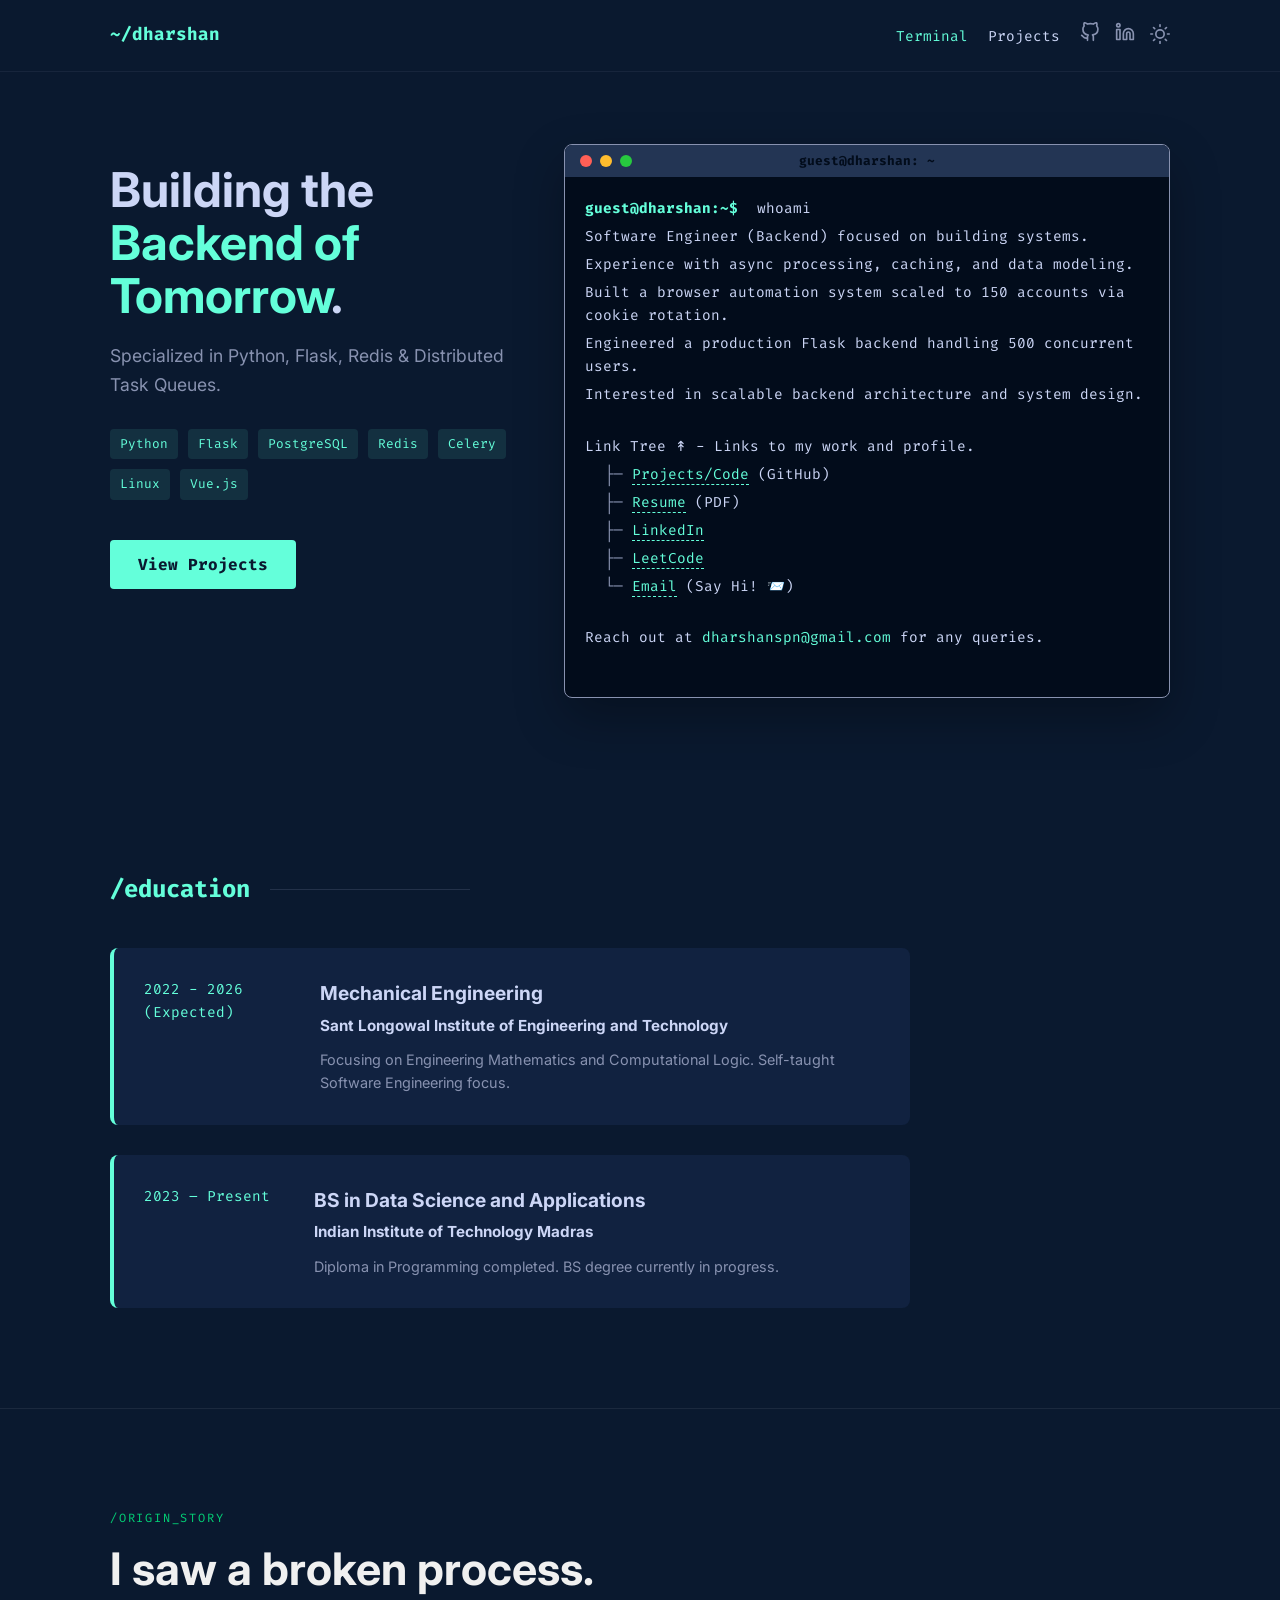
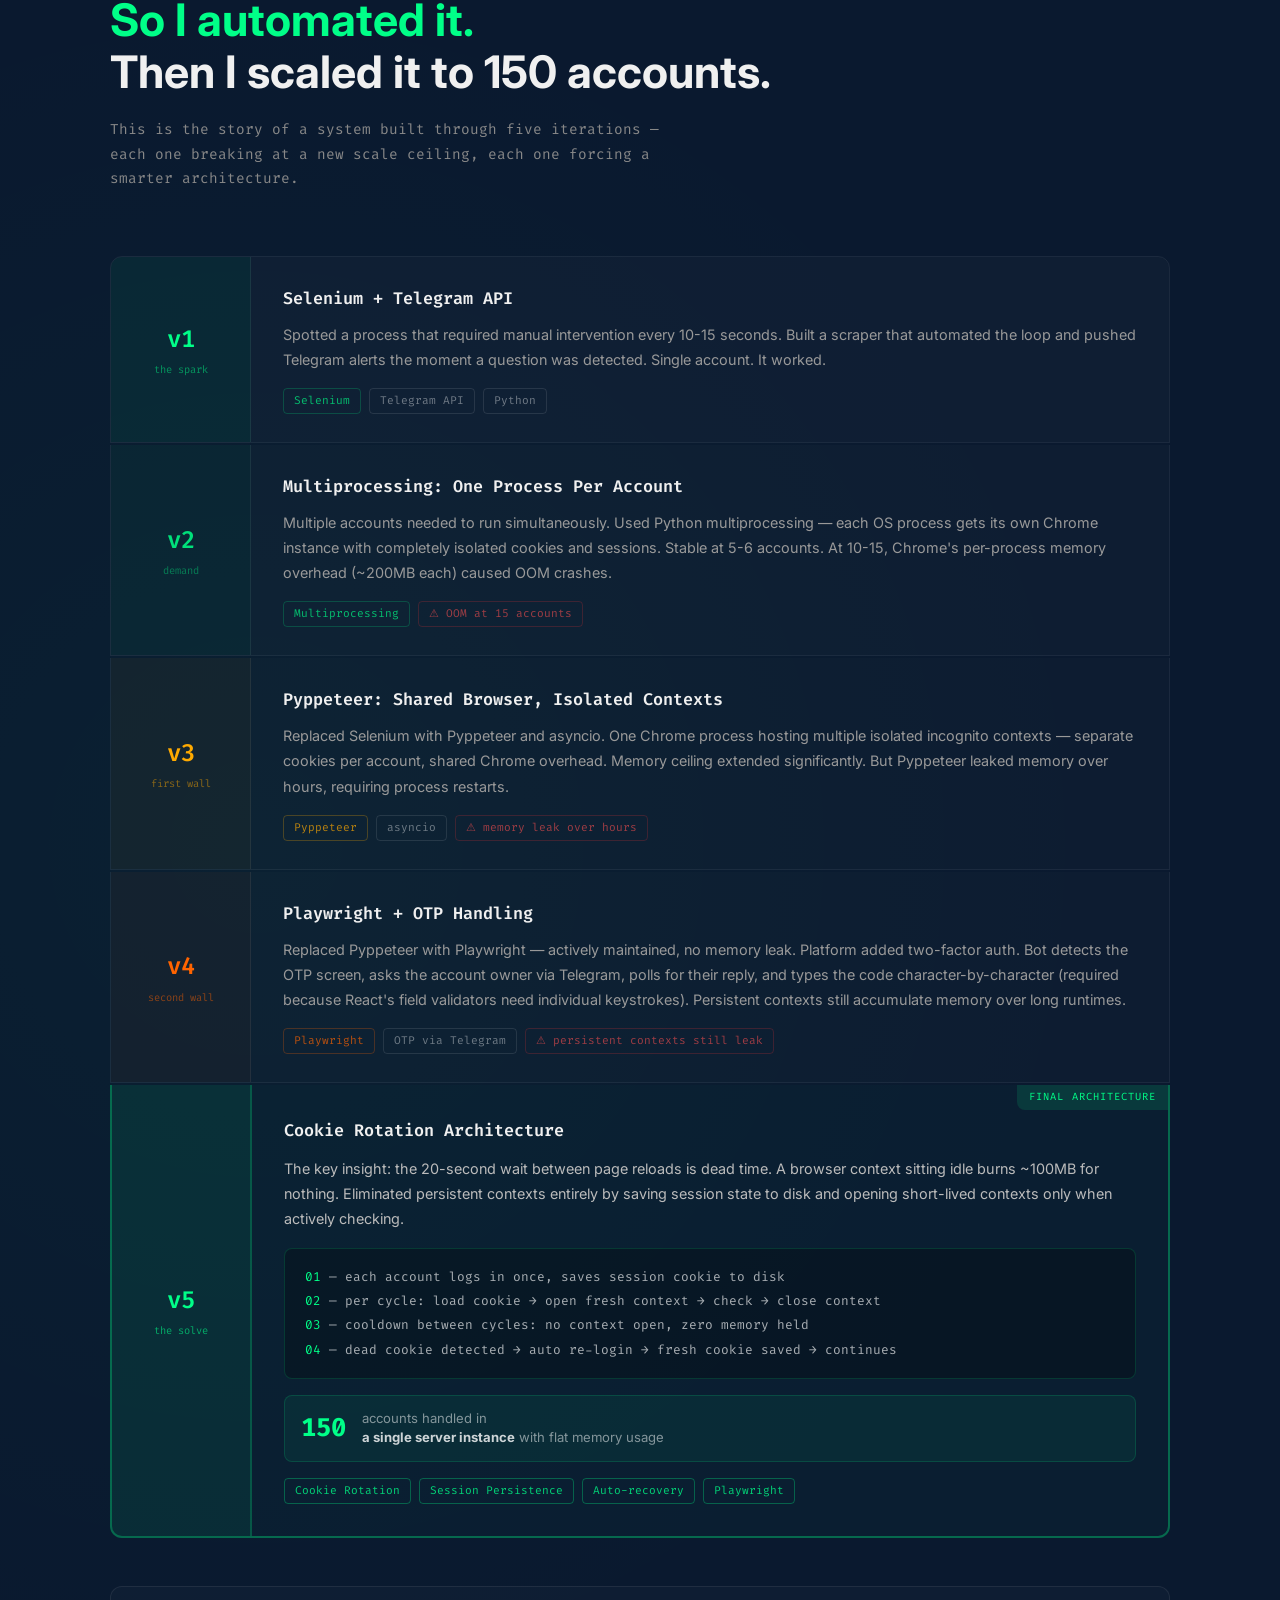
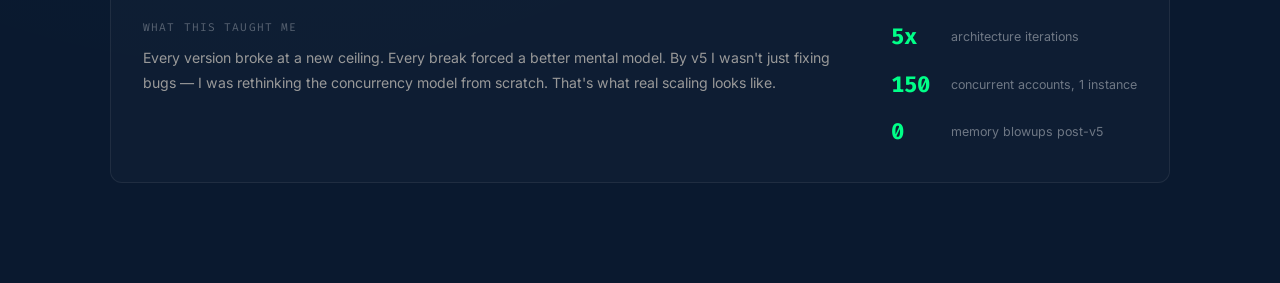
<file: index.html>
<!DOCTYPE html>
<html lang="en" data-theme="dark">
<head>
    <meta charset="UTF-8">
    <meta name="viewport" content="width=device-width, initial-scale=1.0">
    <title>Dharshan CS | Software Engineer (Backend)</title>
    <script>(function(){const t=localStorage.getItem('theme')||'dark';document.documentElement.setAttribute('data-theme',t);})();</script>
    <link rel="stylesheet" href="css/style.css">
    <link href="https://fonts.googleapis.com/css2?family=Fira+Code:wght@400;600&family=Inter:wght@400;700&display=swap" rel="stylesheet">
</head>
<body>

    <nav class="navbar">
        <div class="nav-container">
            <a href="index.html" class="logo">~/dharshan</a>
            <div class="nav-right">
                <ul class="nav-links">
                    <li><a href="index.html" class="active">Terminal</a></li>
                    <li><a href="projects.html">Projects</a></li>
                </ul>
                <div class="nav-icons">
                    <a href="https://github.com/dharshancs" target="_blank" rel="noopener noreferrer" aria-label="GitHub"><svg xmlns="http://www.w3.org/2000/svg" width="20" height="20" viewBox="0 0 24 24" fill="none" stroke="currentColor" stroke-width="2" stroke-linecap="round" stroke-linejoin="round"><path d="M9 19c-5 1.5-5-2.5-7-3m14 6v-3.87a3.37 3.37 0 0 0-.94-2.61c3.14-.35 6.44-1.54 6.44-7A5.44 5.44 0 0 0 20 4.77 5.07 5.07 0 0 0 19.91 1S18.73.65 16 2.48a13.38 13.38 0 0 0-7 0C6.27.65 5.09 1 5.09 1A5.07 5.07 0 0 0 5 4.77a5.44 5.44 0 0 0-1.5 3.78c0 5.42 3.3 6.61 6.44 7A3.37 3.37 0 0 0 9 18.13V22"></path></svg></a>
                    <a href="https://linkedin.com/in/dharshanspn" target="_blank" rel="noopener noreferrer" aria-label="LinkedIn"><svg xmlns="http://www.w3.org/2000/svg" width="20" height="20" viewBox="0 0 24 24" fill="none" stroke="currentColor" stroke-width="2" stroke-linecap="round" stroke-linejoin="round"><path d="M16 8a6 6 0 0 1 6 6v7h-4v-7a2 2 0 0 0-2-2 2 2 0 0 0-2 2v7h-4v-7a6 6 0 0 1 6-6z"></path><rect x="2" y="9" width="4" height="12"></rect><circle cx="4" cy="4" r="2"></circle></svg></a>
                    <button id="theme-toggle" aria-label="Toggle Theme">
                        <span class="sun"><svg xmlns="http://www.w3.org/2000/svg" width="20" height="20" viewBox="0 0 24 24" fill="none" stroke="currentColor" stroke-width="2" stroke-linecap="round" stroke-linejoin="round"><circle cx="12" cy="12" r="5"></circle><line x1="12" y1="1" x2="12" y2="3"></line><line x1="12" y1="21" x2="12" y2="23"></line><line x1="4.22" y1="4.22" x2="5.64" y2="5.64"></line><line x1="18.36" y1="18.36" x2="19.78" y2="19.78"></line><line x1="1" y1="12" x2="3" y2="12"></line><line x1="21" y1="12" x2="23" y2="12"></line><line x1="4.22" y1="19.78" x2="5.64" y2="18.36"></line><line x1="18.36" y1="5.64" x2="19.78" y2="4.22"></line></svg></span>
                        <span class="moon"><svg xmlns="http://www.w3.org/2000/svg" width="20" height="20" viewBox="0 0 24 24" fill="none" stroke="currentColor" stroke-width="2" stroke-linecap="round" stroke-linejoin="round"><path d="M21 12.79A9 9 0 1 1 11.21 3 7 7 0 0 0 21 12.79z"></path></svg></span>
                    </button>
                </div>
            </div>
        </div>
    </nav>

    <main class="hero-section">
        <div class="container split-layout">
            <div class="terminal-wrapper">
                <div class="terminal-window">
                    <div class="terminal-header">
                        <div class="buttons">
                            <span class="close"></span>
                            <span class="minimize"></span>
                            <span class="maximize"></span>
                        </div>
                        <div class="title">guest@dharshan: ~</div>
                    </div>
                    <div class="terminal-body" id="terminal-body">
                        <div class="output-line"><span class="prompt">guest@dharshan:~$</span> whoami</div>
                        <div class="output-line">Software Engineer (Backend) focused on building systems.</div>
                        <div class="output-line">Experience with async processing, caching, and data modeling.</div>
                        <div class="output-line">Built a browser automation system scaled to 150 accounts via cookie rotation.</div>
                        <div class="output-line">Engineered a production Flask backend handling 500 concurrent users.</div>
                        <div class="output-line">Interested in scalable backend architecture and system design.</div>

                        <br>
                        <div class="output-line">Link Tree ↟ - Links to my work and profile.</div>
                        <div class="output-line tree-item"><span class="tree-marker">├─</span> <a href="projects.html" class="term-link">Projects/Code</a> (GitHub)</div>
                        <div class="output-line tree-item"><span class="tree-marker">├─</span> <a href="assets/resume.pdf" target="_blank" rel="noopener noreferrer" class="term-link">Resume</a> (PDF)</div>
                        <div class="output-line tree-item"><span class="tree-marker">├─</span> <a href="https://linkedin.com/in/dharshanspn" target="_blank" rel="noopener noreferrer" class="term-link">LinkedIn</a></div>
                        <div class="output-line tree-item">
  <span class="tree-marker">├─</span>
  <a href="https://leetcode.com/u/csdharshan/" target="_blank" rel="noopener noreferrer" class="term-link">
    LeetCode
  </a>
</div>
                        <div class="output-line tree-item"><span class="tree-marker">└─</span> <a href="mailto:dharshanspn@gmail.com" class="term-link">Email</a> (Say Hi! 📨)</div>
                        <br>
                        <div class="output-line">Reach out at <span class="highlight">dharshanspn@gmail.com</span> for any queries.</div>
                        <br>
                    </div>
                </div>
            </div>

            <div class="intro-text">
                <h1>Building the <br><span class="highlight">Backend of Tomorrow</span>.</h1>
                <p class="subtitle">Specialized in Python, Flask, Redis & Distributed Task Queues.</p>
                <div class="tech-pills">
                    <span>Python</span><span>Flask</span><span>PostgreSQL</span>
                    <span>Redis</span><span>Celery</span><span>Linux</span><span>Vue.js</span>
                </div>
                <div class="cta-group">
                    <a href="projects.html" class="btn-primary">View Projects</a>
                </div>
            </div>
        </div>
    </main>

    <section class="education-section">
        <div class="container">
            <h2 class="section-title">/education</h2>
            <div class="education-grid">
                <div class="edu-card">
                    <div class="edu-year">2022 - 2026 (Expected)</div>
                    <div class="edu-details">
                        <h3>Mechanical Engineering</h3>
                        <div class="edu-inst">Sant Longowal Institute of Engineering and Technology</div>
                        <p class="edu-desc">Focusing on Engineering Mathematics and Computational Logic. Self-taught Software Engineering focus.</p>
                    </div>
                </div>
                <div class="edu-card">
                    <div class="edu-year">2023 – Present</div>
                    <div class="edu-details">
                        <h3>BS in Data Science and Applications</h3>
                        <div class="edu-inst">Indian Institute of Technology Madras</div>
                        <p class="edu-desc">Diploma in Programming completed. BS degree currently in progress.</p>
                    </div>
                </div>
            </div>
        </div>
    </section>

    <!-- ORIGIN STORY SECTION -->
    <section style="padding: 100px 0; border-top: 1px solid rgba(255,255,255,0.07); position: relative; overflow: hidden;">

        <div style="position: absolute; top: 0; left: 0; right: 0; bottom: 0; background: radial-gradient(ellipse at 20% 50%, rgba(0,255,136,0.03) 0%, transparent 60%); pointer-events: none;"></div>

        <div class="container" style="position: relative;">

            <div style="margin-bottom: 64px;">
                <div style="font-family: 'Fira Code', monospace; font-size: 0.75rem; color: #00ff88; letter-spacing: 0.15em; text-transform: uppercase; margin-bottom: 16px; opacity: 0.8;">/origin_story</div>
                <h2 style="font-size: clamp(1.8rem, 4vw, 2.8rem); font-weight: 700; line-height: 1.15; margin: 0 0 20px; color: var(--text, #f0f0f0);">
                    I saw a broken process.<br>
                    <span style="color: #00ff88;">So I automated it.</span><br>
                    Then I scaled it to 150 accounts.
                </h2>
                <p style="font-family: 'Fira Code', monospace; font-size: 0.9rem; color: var(--text-muted, #888); max-width: 560px; line-height: 1.7;">
                    This is the story of a system built through five iterations — each one breaking at a new scale ceiling, each one forcing a smarter architecture.
                </p>
            </div>

            <!-- VERSION CARDS -->
            <div style="display: grid; gap: 2px;">

                <!-- V1 -->
                <div style="display: grid; grid-template-columns: 140px 1fr; gap: 0; border: 1px solid rgba(255,255,255,0.07); border-radius: 12px 12px 0 0; overflow: hidden; transition: border-color 0.2s;" onmouseover="this.style.borderColor='rgba(0,255,136,0.25)'" onmouseout="this.style.borderColor='rgba(255,255,255,0.07)'">
                    <div style="background: rgba(0,255,136,0.06); padding: 28px 24px; display: flex; flex-direction: column; justify-content: center; align-items: center; border-right: 1px solid rgba(255,255,255,0.07);">
                        <div style="font-family: 'Fira Code', monospace; font-size: 1.5rem; font-weight: 600; color: #00ff88;">v1</div>
                        <div style="font-family: 'Fira Code', monospace; font-size: 0.65rem; color: rgba(0,255,136,0.5); margin-top: 4px; text-align: center;">the spark</div>
                    </div>
                    <div style="padding: 28px 32px; background: rgba(255,255,255,0.02);">
                        <div style="font-size: 1.05rem; font-weight: 600; color: var(--text, #f0f0f0); margin-bottom: 10px; font-family: 'Fira Code', monospace;">Selenium + Telegram API</div>
                        <p style="font-size: 0.9rem; color: var(--text-muted, #999); line-height: 1.75; margin: 0 0 16px;">Spotted a process that required manual intervention every 10-15 seconds. Built a scraper that automated the loop and pushed Telegram alerts the moment a question was detected. Single account. It worked.</p>
                        <div style="display: flex; gap: 8px; flex-wrap: wrap;">
                            <span style="font-family: 'Fira Code', monospace; font-size: 0.7rem; padding: 3px 10px; border: 1px solid rgba(0,255,136,0.2); border-radius: 4px; color: rgba(0,255,136,0.7);">Selenium</span>
                            <span style="font-family: 'Fira Code', monospace; font-size: 0.7rem; padding: 3px 10px; border: 1px solid rgba(255,255,255,0.1); border-radius: 4px; color: rgba(255,255,255,0.4);">Telegram API</span>
                            <span style="font-family: 'Fira Code', monospace; font-size: 0.7rem; padding: 3px 10px; border: 1px solid rgba(255,255,255,0.1); border-radius: 4px; color: rgba(255,255,255,0.4);">Python</span>
                        </div>
                    </div>
                </div>

                <!-- V2 -->
                <div style="display: grid; grid-template-columns: 140px 1fr; gap: 0; border: 1px solid rgba(255,255,255,0.07); border-top: none; overflow: hidden; transition: border-color 0.2s;" onmouseover="this.style.borderColor='rgba(0,255,136,0.25)'" onmouseout="this.style.borderColor='rgba(255,255,255,0.07)'">
                    <div style="background: rgba(0,255,136,0.04); padding: 28px 24px; display: flex; flex-direction: column; justify-content: center; align-items: center; border-right: 1px solid rgba(255,255,255,0.07);">
                        <div style="font-family: 'Fira Code', monospace; font-size: 1.5rem; font-weight: 600; color: #00e07a;">v2</div>
                        <div style="font-family: 'Fira Code', monospace; font-size: 0.65rem; color: rgba(0,255,136,0.4); margin-top: 4px; text-align: center;">demand</div>
                    </div>
                    <div style="padding: 28px 32px; background: rgba(255,255,255,0.015);">
                        <div style="font-size: 1.05rem; font-weight: 600; color: var(--text, #f0f0f0); margin-bottom: 10px; font-family: 'Fira Code', monospace;">Multiprocessing: One Process Per Account</div>
                        <p style="font-size: 0.9rem; color: var(--text-muted, #999); line-height: 1.75; margin: 0 0 16px;">Multiple accounts needed to run simultaneously. Used Python multiprocessing — each OS process gets its own Chrome instance with completely isolated cookies and sessions. Stable at 5-6 accounts. At 10-15, Chrome's per-process memory overhead (~200MB each) caused OOM crashes.</p>
                        <div style="display: flex; gap: 8px; flex-wrap: wrap;">
                            <span style="font-family: 'Fira Code', monospace; font-size: 0.7rem; padding: 3px 10px; border: 1px solid rgba(0,255,136,0.2); border-radius: 4px; color: rgba(0,255,136,0.7);">Multiprocessing</span>
                            <span style="font-family: 'Fira Code', monospace; font-size: 0.7rem; padding: 3px 10px; border: 1px solid rgba(255,50,50,0.2); border-radius: 4px; color: rgba(255,80,80,0.6);">⚠ OOM at 15 accounts</span>
                        </div>
                    </div>
                </div>

                <!-- V3 -->
                <div style="display: grid; grid-template-columns: 140px 1fr; gap: 0; border: 1px solid rgba(255,255,255,0.07); border-top: none; overflow: hidden; transition: border-color 0.2s;" onmouseover="this.style.borderColor='rgba(0,255,136,0.25)'" onmouseout="this.style.borderColor='rgba(255,255,255,0.07)'">
                    <div style="background: rgba(255,170,0,0.04); padding: 28px 24px; display: flex; flex-direction: column; justify-content: center; align-items: center; border-right: 1px solid rgba(255,255,255,0.07);">
                        <div style="font-family: 'Fira Code', monospace; font-size: 1.5rem; font-weight: 600; color: #ffaa00;">v3</div>
                        <div style="font-family: 'Fira Code', monospace; font-size: 0.65rem; color: rgba(255,170,0,0.5); margin-top: 4px; text-align: center;">first wall</div>
                    </div>
                    <div style="padding: 28px 32px; background: rgba(255,255,255,0.01);">
                        <div style="font-size: 1.05rem; font-weight: 600; color: var(--text, #f0f0f0); margin-bottom: 10px; font-family: 'Fira Code', monospace;">Pyppeteer: Shared Browser, Isolated Contexts</div>
                        <p style="font-size: 0.9rem; color: var(--text-muted, #999); line-height: 1.75; margin: 0 0 16px;">Replaced Selenium with Pyppeteer and asyncio. One Chrome process hosting multiple isolated incognito contexts — separate cookies per account, shared Chrome overhead. Memory ceiling extended significantly. But Pyppeteer leaked memory over hours, requiring process restarts.</p>
                        <div style="display: flex; gap: 8px; flex-wrap: wrap;">
                            <span style="font-family: 'Fira Code', monospace; font-size: 0.7rem; padding: 3px 10px; border: 1px solid rgba(255,170,0,0.25); border-radius: 4px; color: rgba(255,170,0,0.7);">Pyppeteer</span>
                            <span style="font-family: 'Fira Code', monospace; font-size: 0.7rem; padding: 3px 10px; border: 1px solid rgba(255,255,255,0.1); border-radius: 4px; color: rgba(255,255,255,0.4);">asyncio</span>
                            <span style="font-family: 'Fira Code', monospace; font-size: 0.7rem; padding: 3px 10px; border: 1px solid rgba(255,50,50,0.2); border-radius: 4px; color: rgba(255,80,80,0.6);">⚠ memory leak over hours</span>
                        </div>
                    </div>
                </div>

                <!-- V4 -->
                <div style="display: grid; grid-template-columns: 140px 1fr; gap: 0; border: 1px solid rgba(255,255,255,0.07); border-top: none; overflow: hidden; transition: border-color 0.2s;" onmouseover="this.style.borderColor='rgba(0,255,136,0.25)'" onmouseout="this.style.borderColor='rgba(255,255,255,0.07)'">
                    <div style="background: rgba(255,100,0,0.04); padding: 28px 24px; display: flex; flex-direction: column; justify-content: center; align-items: center; border-right: 1px solid rgba(255,255,255,0.07);">
                        <div style="font-family: 'Fira Code', monospace; font-size: 1.5rem; font-weight: 600; color: #ff6400;">v4</div>
                        <div style="font-family: 'Fira Code', monospace; font-size: 0.65rem; color: rgba(255,100,0,0.5); margin-top: 4px; text-align: center;">second wall</div>
                    </div>
                    <div style="padding: 28px 32px; background: rgba(255,255,255,0.01);">
                        <div style="font-size: 1.05rem; font-weight: 600; color: var(--text, #f0f0f0); margin-bottom: 10px; font-family: 'Fira Code', monospace;">Playwright + OTP Handling</div>
                        <p style="font-size: 0.9rem; color: var(--text-muted, #999); line-height: 1.75; margin: 0 0 16px;">Replaced Pyppeteer with Playwright — actively maintained, no memory leak. Platform added two-factor auth. Bot detects the OTP screen, asks the account owner via Telegram, polls for their reply, and types the code character-by-character (required because React's field validators need individual keystrokes). Persistent contexts still accumulate memory over long runtimes.</p>
                        <div style="display: flex; gap: 8px; flex-wrap: wrap;">
                            <span style="font-family: 'Fira Code', monospace; font-size: 0.7rem; padding: 3px 10px; border: 1px solid rgba(255,100,0,0.25); border-radius: 4px; color: rgba(255,100,0,0.7);">Playwright</span>
                            <span style="font-family: 'Fira Code', monospace; font-size: 0.7rem; padding: 3px 10px; border: 1px solid rgba(255,255,255,0.1); border-radius: 4px; color: rgba(255,255,255,0.4);">OTP via Telegram</span>
                            <span style="font-family: 'Fira Code', monospace; font-size: 0.7rem; padding: 3px 10px; border: 1px solid rgba(255,50,50,0.2); border-radius: 4px; color: rgba(255,80,80,0.6);">⚠ persistent contexts still leak</span>
                        </div>
                    </div>
                </div>

                <!-- V5 - THE SOLVE -->
                <div style="display: grid; grid-template-columns: 140px 1fr; gap: 0; border: 2px solid rgba(0,255,136,0.35); border-top: none; border-radius: 0 0 12px 12px; overflow: hidden; position: relative; transition: border-color 0.2s;" onmouseover="this.style.borderColor='rgba(0,255,136,0.6)'" onmouseout="this.style.borderColor='rgba(0,255,136,0.35)'">
                    <div style="position: absolute; top: 0; right: 0; background: rgba(0,255,136,0.12); font-family: 'Fira Code', monospace; font-size: 0.65rem; color: #00ff88; padding: 4px 12px; border-bottom-left-radius: 8px; letter-spacing: 0.1em;">FINAL ARCHITECTURE</div>
                    <div style="background: rgba(0,255,136,0.08); padding: 28px 24px; display: flex; flex-direction: column; justify-content: center; align-items: center; border-right: 2px solid rgba(0,255,136,0.2);">
                        <div style="font-family: 'Fira Code', monospace; font-size: 1.5rem; font-weight: 600; color: #00ff88;">v5</div>
                        <div style="font-family: 'Fira Code', monospace; font-size: 0.65rem; color: rgba(0,255,136,0.6); margin-top: 4px; text-align: center;">the solve</div>
                    </div>
                    <div style="padding: 32px 32px; background: rgba(0,255,136,0.02);">
                        <div style="font-size: 1.05rem; font-weight: 600; color: var(--text, #f0f0f0); margin-bottom: 12px; font-family: 'Fira Code', monospace;">Cookie Rotation Architecture</div>
                        <p style="font-size: 0.9rem; color: var(--text-muted, #bbb); line-height: 1.75; margin: 0 0 16px;">The key insight: the 20-second wait between page reloads is dead time. A browser context sitting idle burns ~100MB for nothing. Eliminated persistent contexts entirely by saving session state to disk and opening short-lived contexts only when actively checking.</p>
                        <div style="background: rgba(0,0,0,0.25); border: 1px solid rgba(0,255,136,0.15); border-radius: 8px; padding: 16px 20px; margin-bottom: 16px; font-family: 'Fira Code', monospace; font-size: 0.8rem; line-height: 1.9; color: rgba(255,255,255,0.65);">
                            <span style="color: #00ff88;">01</span> — each account logs in once, saves session cookie to disk<br>
                            <span style="color: #00ff88;">02</span> — per cycle: load cookie → open fresh context → check → close context<br>
                            <span style="color: #00ff88;">03</span> — cooldown between cycles: no context open, zero memory held<br>
                            <span style="color: #00ff88;">04</span> — dead cookie detected → auto re-login → fresh cookie saved → continues
                        </div>
                        <div style="display: flex; align-items: center; gap: 16px; margin-bottom: 16px; padding: 12px 16px; background: rgba(0,255,136,0.06); border-radius: 8px; border: 1px solid rgba(0,255,136,0.15);">
                            <div style="font-family: 'Fira Code', monospace; font-size: 1.6rem; font-weight: 700; color: #00ff88;">150</div>
                            <div style="font-size: 0.82rem; color: rgba(255,255,255,0.5); line-height: 1.5;">accounts handled in<br><strong style="color: rgba(255,255,255,0.8);">a single server instance</strong> with flat memory usage</div>
                        </div>
                        <div style="display: flex; gap: 8px; flex-wrap: wrap;">
                            <span style="font-family: 'Fira Code', monospace; font-size: 0.7rem; padding: 3px 10px; border: 1px solid rgba(0,255,136,0.3); border-radius: 4px; color: rgba(0,255,136,0.8);">Cookie Rotation</span>
                            <span style="font-family: 'Fira Code', monospace; font-size: 0.7rem; padding: 3px 10px; border: 1px solid rgba(0,255,136,0.3); border-radius: 4px; color: rgba(0,255,136,0.8);">Session Persistence</span>
                            <span style="font-family: 'Fira Code', monospace; font-size: 0.7rem; padding: 3px 10px; border: 1px solid rgba(0,255,136,0.3); border-radius: 4px; color: rgba(0,255,136,0.8);">Auto-recovery</span>
                            <span style="font-family: 'Fira Code', monospace; font-size: 0.7rem; padding: 3px 10px; border: 1px solid rgba(0,255,136,0.3); border-radius: 4px; color: rgba(0,255,136,0.8);">Playwright</span>
                        </div>
                    </div>
                </div>

            </div>

            <!-- BOTTOM CALLOUT -->
            <div style="margin-top: 48px; padding: 32px; border: 1px solid rgba(255,255,255,0.07); border-radius: 12px; background: rgba(255,255,255,0.02); display: flex; gap: 32px; align-items: flex-start; flex-wrap: wrap;">
                <div style="flex: 1; min-width: 200px;">
                    <div style="font-family: 'Fira Code', monospace; font-size: 0.7rem; color: rgba(255,255,255,0.3); letter-spacing: 0.1em; margin-bottom: 8px;">WHAT THIS TAUGHT ME</div>
                    <p style="font-size: 0.88rem; color: var(--text-muted, #999); line-height: 1.8; margin: 0;">Every version broke at a new ceiling. Every break forced a better mental model. By v5 I wasn't just fixing bugs — I was rethinking the concurrency model from scratch. That's what real scaling looks like.</p>
                </div>
                <div style="display: flex; flex-direction: column; gap: 12px; min-width: 180px;">
                    <div style="display: flex; align-items: center; gap: 12px;">
                        <div style="font-family: 'Fira Code', monospace; font-size: 1.4rem; font-weight: 700; color: #00ff88; min-width: 48px;">5x</div>
                        <div style="font-size: 0.78rem; color: rgba(255,255,255,0.4);">architecture iterations</div>
                    </div>
                    <div style="display: flex; align-items: center; gap: 12px;">
                        <div style="font-family: 'Fira Code', monospace; font-size: 1.4rem; font-weight: 700; color: #00ff88; min-width: 48px;">150</div>
                        <div style="font-size: 0.78rem; color: rgba(255,255,255,0.4);">concurrent accounts, 1 instance</div>
                    </div>
                    <div style="display: flex; align-items: center; gap: 12px;">
                        <div style="font-family: 'Fira Code', monospace; font-size: 1.4rem; font-weight: 700; color: #00ff88; min-width: 48px;">0</div>
                        <div style="font-size: 0.78rem; color: rgba(255,255,255,0.4);">memory blowups post-v5</div>
                    </div>
                </div>
            </div>

        </div>
    </section>

    <script src="js/main.js"></script>
</body>
</html>
</file>
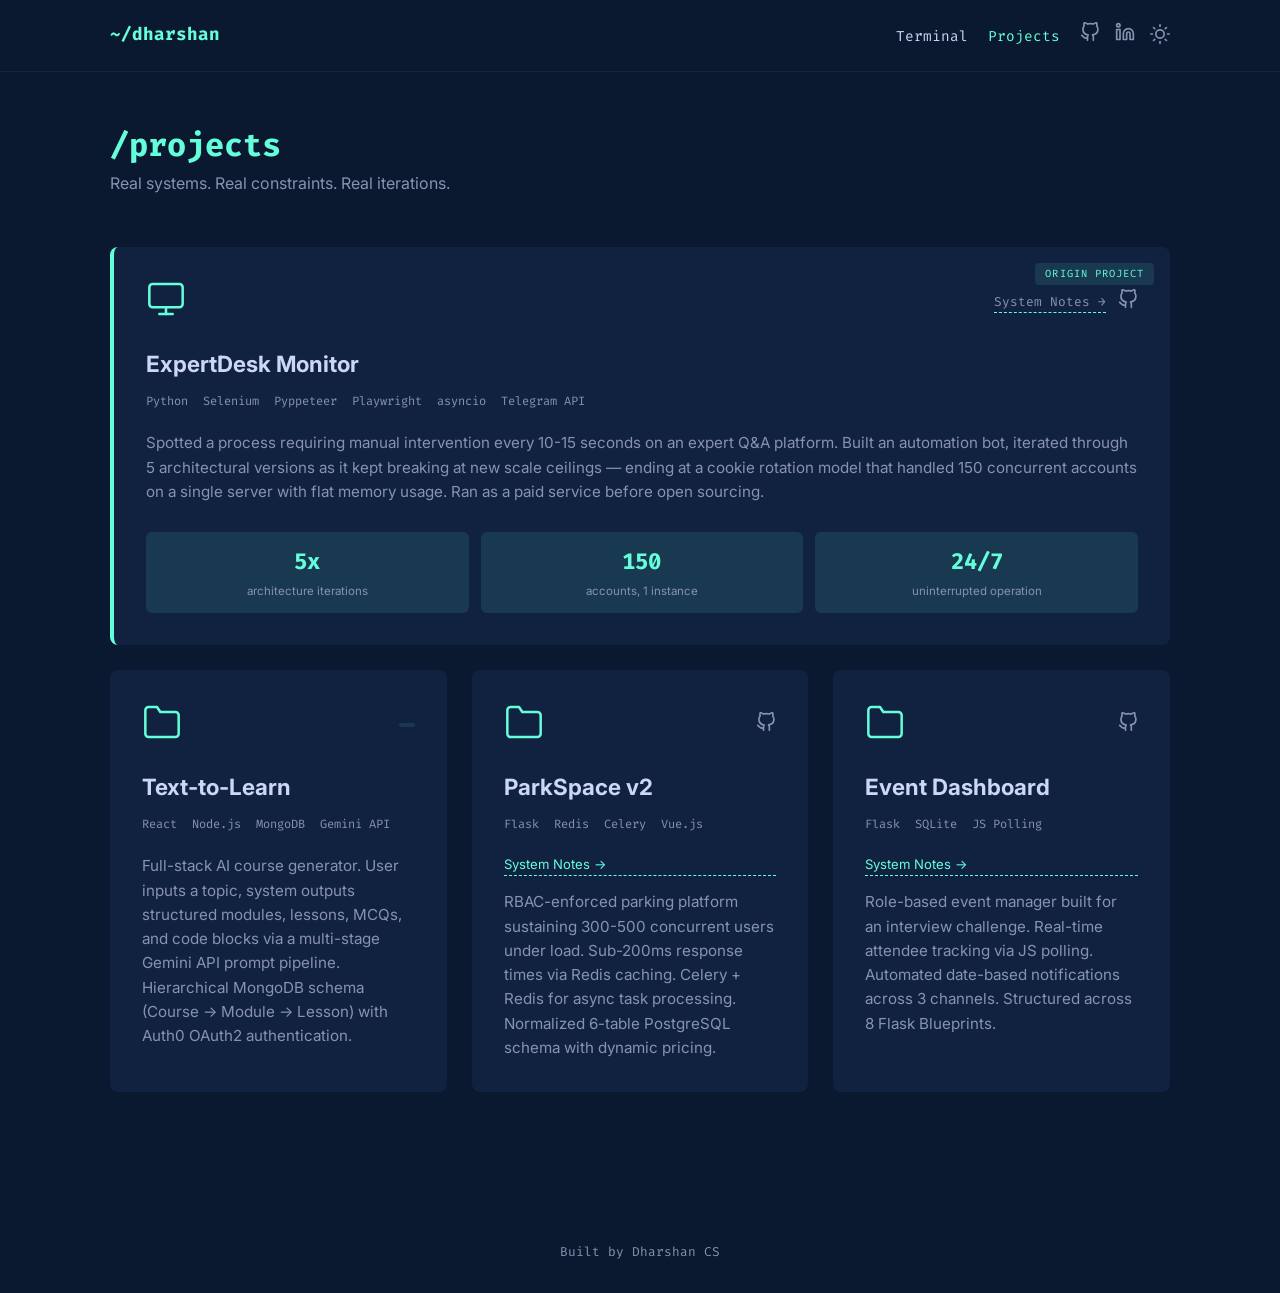
<file: projects.html>
<!DOCTYPE html>
<html lang="en" data-theme="dark">
<head>
    <meta charset="UTF-8">
    <meta name="viewport" content="width=device-width, initial-scale=1.0">
    <title>Projects | Dharshan CS</title>
    <script>(function(){const t=localStorage.getItem('theme')||'dark';document.documentElement.setAttribute('data-theme',t);})();</script>
    <link rel="stylesheet" href="css/style.css">
    <link href="https://fonts.googleapis.com/css2?family=Fira+Code:wght@400;600&family=Inter:wght@400;700&display=swap" rel="stylesheet">
</head>
<body>

    <nav class="navbar">
        <div class="nav-container">
            <a href="index.html" class="logo">~/dharshan</a>
            <div class="nav-right">
                <ul class="nav-links">
                    <li><a href="index.html">Terminal</a></li>
                    <li><a href="projects.html" class="active">Projects</a></li>
                </ul>
                <div class="nav-icons">
                    <a href="https://github.com/dharshancs" target="_blank" rel="noopener noreferrer" aria-label="GitHub"><svg xmlns="http://www.w3.org/2000/svg" width="20" height="20" viewBox="0 0 24 24" fill="none" stroke="currentColor" stroke-width="2" stroke-linecap="round" stroke-linejoin="round"><path d="M9 19c-5 1.5-5-2.5-7-3m14 6v-3.87a3.37 3.37 0 0 0-.94-2.61c3.14-.35 6.44-1.54 6.44-7A5.44 5.44 0 0 0 20 4.77 5.07 5.07 0 0 0 19.91 1S18.73.65 16 2.48a13.38 13.38 0 0 0-7 0C6.27.65 5.09 1 5.09 1A5.07 5.07 0 0 0 5 4.77a5.44 5.44 0 0 0-1.5 3.78c0 5.42 3.3 6.61 6.44 7A3.37 3.37 0 0 0 9 18.13V22"></path></svg></a>
                    <a href="https://linkedin.com/in/dharshanspn" target="_blank" rel="noopener noreferrer" aria-label="LinkedIn"><svg xmlns="http://www.w3.org/2000/svg" width="20" height="20" viewBox="0 0 24 24" fill="none" stroke="currentColor" stroke-width="2" stroke-linecap="round" stroke-linejoin="round"><path d="M16 8a6 6 0 0 1 6 6v7h-4v-7a2 2 0 0 0-2-2 2 2 0 0 0-2 2v7h-4v-7a6 6 0 0 1 6-6z"></path><rect x="2" y="9" width="4" height="12"></rect><circle cx="4" cy="4" r="2"></circle></svg></a>
                    <button id="theme-toggle" aria-label="Toggle Theme">
                        <span class="sun"><svg xmlns="http://www.w3.org/2000/svg" width="20" height="20" viewBox="0 0 24 24" fill="none" stroke="currentColor" stroke-width="2" stroke-linecap="round" stroke-linejoin="round"><circle cx="12" cy="12" r="5"></circle><line x1="12" y1="1" x2="12" y2="3"></line><line x1="12" y1="21" x2="12" y2="23"></line><line x1="4.22" y1="4.22" x2="5.64" y2="5.64"></line><line x1="18.36" y1="18.36" x2="19.78" y2="19.78"></line><line x1="1" y1="12" x2="3" y2="12"></line><line x1="21" y1="12" x2="23" y2="12"></line><line x1="4.22" y1="19.78" x2="5.64" y2="18.36"></line><line x1="18.36" y1="5.64" x2="19.78" y2="4.22"></line></svg></span>
                        <span class="moon"><svg xmlns="http://www.w3.org/2000/svg" width="20" height="20" viewBox="0 0 24 24" fill="none" stroke="currentColor" stroke-width="2" stroke-linecap="round" stroke-linejoin="round"><path d="M21 12.79A9 9 0 1 1 11.21 3 7 7 0 0 0 21 12.79z"></path></svg></span>
                    </button>
                </div>
            </div>
        </div>
    </nav>

    <main class="projects-container">

        <div class="section-header">
            <h2>/projects</h2>
            <p>Real systems. Real constraints. Real iterations.</p>
        </div>

        <!-- FEATURED: ExpertDesk Monitor - full width -->
        <article class="project-card featured" style="margin-bottom: 25px; border-left: 4px solid var(--accent); position: relative; overflow: hidden;">
            <div style="position: absolute; top: 16px; right: 16px; font-family: var(--font-mono); font-size: 0.65rem; color: var(--accent); background: var(--highlight); padding: 3px 10px; border-radius: 4px; letter-spacing: 0.1em;">ORIGIN PROJECT</div>
            <div class="card-top">
                <div class="folder-icon">
                    <svg xmlns="http://www.w3.org/2000/svg" width="40" height="40" viewBox="0 0 24 24" fill="none" stroke="currentColor" stroke-width="1.5" stroke-linecap="round" stroke-linejoin="round"><rect x="2" y="3" width="20" height="14" rx="2" ry="2"></rect><line x1="8" y1="21" x2="16" y2="21"></line><line x1="12" y1="17" x2="12" y2="21"></line></svg>
                </div>
                <div class="links" style="display: flex; gap: 12px; align-items: center;">
                    <a href="notes/expertdesk-bot.html" class="term-link" style="font-family: var(--font-mono); font-size: 0.8rem;">System Notes →</a>
                    <a href="https://github.com/dharshancs/expertdesk-monitor" target="_blank" rel="noopener noreferrer" aria-label="GitHub Repo"><svg xmlns="http://www.w3.org/2000/svg" width="20" height="20" viewBox="0 0 24 24" fill="none" stroke="currentColor" stroke-width="2" stroke-linecap="round" stroke-linejoin="round"><path d="M9 19c-5 1.5-5-2.5-7-3m14 6v-3.87a3.37 3.37 0 0 0-.94-2.61c3.14-.35 6.44-1.54 6.44-7A5.44 5.44 0 0 0 20 4.77 5.07 5.07 0 0 0 19.91 1S18.73.65 16 2.48a13.38 13.38 0 0 0-7 0C6.27.65 5.09 1 5.09 1A5.07 5.07 0 0 0 5 4.77a5.44 5.44 0 0 0-1.5 3.78c0 5.42 3.3 6.61 6.44 7A3.37 3.37 0 0 0 9 18.13V22"></path></svg></a>
                </div>
            </div>
            <h3>ExpertDesk Monitor</h3>
            <div class="tech-stack-list">
                <span>Python</span><span>Selenium</span><span>Pyppeteer</span><span>Playwright</span><span>asyncio</span><span>Telegram API</span>
            </div>
            <p class="description" style="margin-bottom: 20px;">
                Spotted a process requiring manual intervention every 10-15 seconds on an expert Q&A platform. Built an automation bot, iterated through 5 architectural versions as it kept breaking at new scale ceilings — ending at a cookie rotation model that handled 150 concurrent accounts on a single server with flat memory usage. Ran as a paid service before open sourcing.
            </p>
            <div style="display: grid; grid-template-columns: repeat(3, 1fr); gap: 12px; margin-top: 8px;">
                <div style="background: var(--highlight); border-radius: 6px; padding: 12px; text-align: center;">
                    <div style="font-family: var(--font-mono); font-size: 1.4rem; font-weight: 700; color: var(--accent);">5x</div>
                    <div style="font-size: 0.72rem; color: var(--text-secondary); margin-top: 2px;">architecture iterations</div>
                </div>
                <div style="background: var(--highlight); border-radius: 6px; padding: 12px; text-align: center;">
                    <div style="font-family: var(--font-mono); font-size: 1.4rem; font-weight: 700; color: var(--accent);">150</div>
                    <div style="font-size: 0.72rem; color: var(--text-secondary); margin-top: 2px;">accounts, 1 instance</div>
                </div>
                <div style="background: var(--highlight); border-radius: 6px; padding: 12px; text-align: center;">
                    <div style="font-family: var(--font-mono); font-size: 1.4rem; font-weight: 700; color: var(--accent);">24/7</div>
                    <div style="font-size: 0.72rem; color: var(--text-secondary); margin-top: 2px;">uninterrupted operation</div>
                </div>
            </div>
        </article>

        <div class="grid">

            <!-- Text-to-Learn -->
            <article class="project-card featured">
                <div class="card-top">
                    <div class="folder-icon">
                        <svg xmlns="http://www.w3.org/2000/svg" width="40" height="40" viewBox="0 0 24 24" fill="none" stroke="currentColor" stroke-width="1.5" stroke-linecap="round" stroke-linejoin="round"><path d="M22 19a2 2 0 0 1-2 2H4a2 2 0 0 1-2-2V5a2 2 0 0 1 2-2h5l2 3h9a2 2 0 0 1 2 2z"></path></svg>
                    </div>
                    <div class="links" style="display:flex; gap: 10px; align-items: center;">
                        <span style="font-family: var(--font-mono); font-size: 0.65rem; color: var(--accent); background: var(--highlight); padding: 2px 8px; border-radius: 4px;"></span>
                    </div>
                </div>
                <h3>Text-to-Learn</h3>
                <div class="tech-stack-list">
                    <span>React</span><span>Node.js</span><span>MongoDB</span><span>Gemini API</span>
                </div>
                <p class="description">
                    Full-stack AI course generator. User inputs a topic, system outputs structured modules, lessons, MCQs, and code blocks via a multi-stage Gemini API prompt pipeline. Hierarchical MongoDB schema (Course → Module → Lesson) with Auth0 OAuth2 authentication.
                </p>
            </article>

            <!-- ParkSpace v2 -->
            <article class="project-card featured">
                <div class="card-top">
                    <div class="folder-icon">
                        <svg xmlns="http://www.w3.org/2000/svg" width="40" height="40" viewBox="0 0 24 24" fill="none" stroke="currentColor" stroke-width="1.5" stroke-linecap="round" stroke-linejoin="round"><path d="M22 19a2 2 0 0 1-2 2H4a2 2 0 0 1-2-2V5a2 2 0 0 1 2-2h5l2 3h9a2 2 0 0 1 2 2z"></path></svg>
                    </div>
                    <div class="links">
                        <a href="https://github.com/dharshancs/parking-lot-booking-system-v2" target="_blank" rel="noopener noreferrer" aria-label="GitHub Repo"><svg xmlns="http://www.w3.org/2000/svg" width="20" height="20" viewBox="0 0 24 24" fill="none" stroke="currentColor" stroke-width="2" stroke-linecap="round" stroke-linejoin="round"><path d="M9 19c-5 1.5-5-2.5-7-3m14 6v-3.87a3.37 3.37 0 0 0-.94-2.61c3.14-.35 6.44-1.54 6.44-7A5.44 5.44 0 0 0 20 4.77 5.07 5.07 0 0 0 19.91 1S18.73.65 16 2.48a13.38 13.38 0 0 0-7 0C6.27.65 5.09 1 5.09 1A5.07 5.07 0 0 0 5 4.77a5.44 5.44 0 0 0-1.5 3.78c0 5.42 3.3 6.61 6.44 7A3.37 3.37 0 0 0 9 18.13V22"></path></svg></a>
                    </div>
                </div>
                <h3>ParkSpace v2</h3>
                <div class="tech-stack-list">
                    <span>Flask</span><span>Redis</span><span>Celery</span><span>Vue.js</span>
                </div>
                <a href="notes/parkspace-v2.html" class="term-link" style="display: inline-block; margin-bottom: 14px; font-size: 0.82rem;">System Notes →</a>
                <p class="description">
                    RBAC-enforced parking platform sustaining 300-500 concurrent users under load. Sub-200ms response times via Redis caching. Celery + Redis for async task processing. Normalized 6-table PostgreSQL schema with dynamic pricing.
                </p>
            </article>

            <!-- Event Dashboard -->
            <article class="project-card">
                <div class="card-top">
                    <div class="folder-icon">
                        <svg xmlns="http://www.w3.org/2000/svg" width="40" height="40" viewBox="0 0 24 24" fill="none" stroke="currentColor" stroke-width="1.5" stroke-linecap="round" stroke-linejoin="round"><path d="M22 19a2 2 0 0 1-2 2H4a2 2 0 0 1-2-2V5a2 2 0 0 1 2-2h5l2 3h9a2 2 0 0 1 2 2z"></path></svg>
                    </div>
                    <div class="links">
                        <a href="https://github.com/dharshancs/event-management-dashboard-interview" target="_blank" rel="noopener noreferrer" aria-label="GitHub Repo"><svg xmlns="http://www.w3.org/2000/svg" width="20" height="20" viewBox="0 0 24 24" fill="none" stroke="currentColor" stroke-width="2" stroke-linecap="round" stroke-linejoin="round"><path d="M9 19c-5 1.5-5-2.5-7-3m14 6v-3.87a3.37 3.37 0 0 0-.94-2.61c3.14-.35 6.44-1.54 6.44-7A5.44 5.44 0 0 0 20 4.77 5.07 5.07 0 0 0 19.91 1S18.73.65 16 2.48a13.38 13.38 0 0 0-7 0C6.27.65 5.09 1 5.09 1A5.07 5.07 0 0 0 5 4.77a5.44 5.44 0 0 0-1.5 3.78c0 5.42 3.3 6.61 6.44 7A3.37 3.37 0 0 0 9 18.13V22"></path></svg></a>
                    </div>
                </div>
                <h3>Event Dashboard</h3>
                <div class="tech-stack-list">
                    <span>Flask</span><span>SQLite</span><span>JS Polling</span>
                </div>
                <a href="notes/event-dashboard.html" class="term-link" style="display: inline-block; margin-bottom: 14px; font-size: 0.82rem;">System Notes →</a>
                <p class="description">
                    Role-based event manager built for an interview challenge. Real-time attendee tracking via JS polling. Automated date-based notifications across 3 channels. Structured across 8 Flask Blueprints.
                </p>
            </article>

        </div>
    </main>

    <footer>
        <p>Built by Dharshan CS</p>
    </footer>
    <script src="js/main.js"></script>
</body>
</html>
</file>
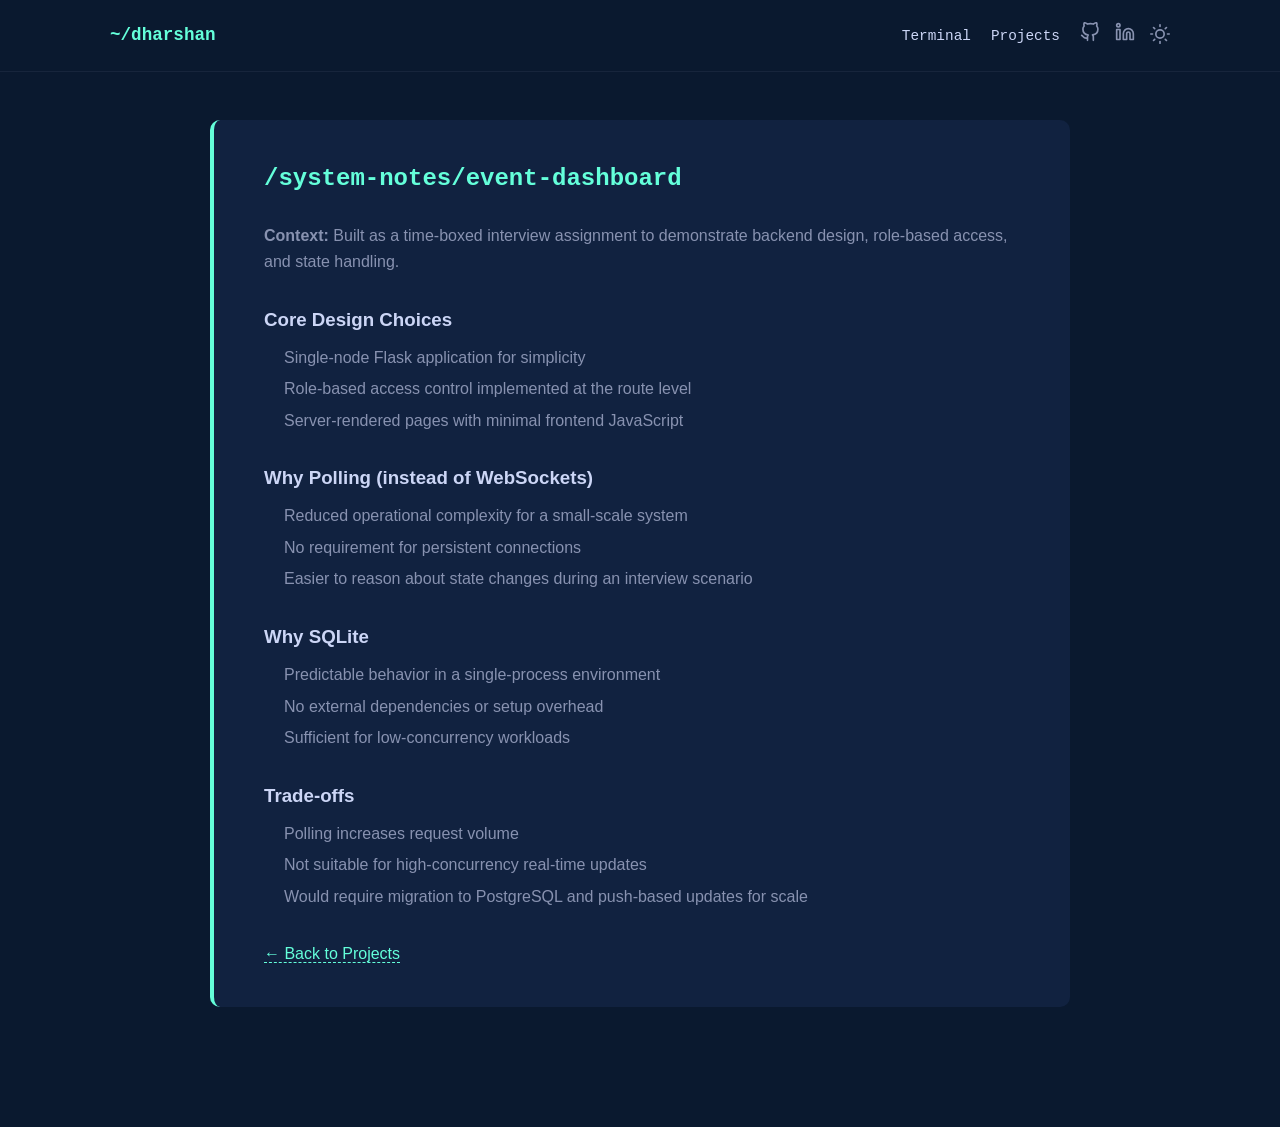
<file: notes/event-dashboard.html>
<!DOCTYPE html>
<html lang="en" data-theme="dark">
<head>
  <meta name="viewport" content="width=device-width, initial-scale=1.0">
  <title>Event Dashboard – System Notes</title>
  <link rel="stylesheet" href="../css/style.css">
</head>
<body>
      <nav class="navbar">
        <div class="nav-container">
            <a href="../index.html" class="logo">~/dharshan</a>

            <div class="nav-right">
                <ul class="nav-links">
                    <li><a href="../index.html">Terminal</a></li>
                    <li><a href="../projects.html">Projects</a></li>
                </ul>
                
                <div class="nav-icons">
                    <a href="https://github.com/dharshancs" target="_blank" aria-label="GitHub"><svg xmlns="http://www.w3.org/2000/svg" width="20" height="20" viewBox="0 0 24 24" fill="none" stroke="currentColor" stroke-width="2" stroke-linecap="round" stroke-linejoin="round"><path d="M9 19c-5 1.5-5-2.5-7-3m14 6v-3.87a3.37 3.37 0 0 0-.94-2.61c3.14-.35 6.44-1.54 6.44-7A5.44 5.44 0 0 0 20 4.77 5.07 5.07 0 0 0 19.91 1S18.73.65 16 2.48a13.38 13.38 0 0 0-7 0C6.27.65 5.09 1 5.09 1A5.07 5.07 0 0 0 5 4.77a5.44 5.44 0 0 0-1.5 3.78c0 5.42 3.3 6.61 6.44 7A3.37 3.37 0 0 0 9 18.13V22"></path></svg></a>
                    <a href="https://linkedin.com/in/dharshanspn" target="_blank" aria-label="LinkedIn"><svg xmlns="http://www.w3.org/2000/svg" width="20" height="20" viewBox="0 0 24 24" fill="none" stroke="currentColor" stroke-width="2" stroke-linecap="round" stroke-linejoin="round"><path d="M16 8a6 6 0 0 1 6 6v7h-4v-7a2 2 0 0 0-2-2 2 2 0 0 0-2 2v7h-4v-7a6 6 0 0 1 6-6z"></path><rect x="2" y="9" width="4" height="12"></rect><circle cx="4" cy="4" r="2"></circle></svg></a>
                    <button id="theme-toggle" aria-label="Toggle Theme">
                        <span class="sun"><svg xmlns="http://www.w3.org/2000/svg" width="20" height="20" viewBox="0 0 24 24" fill="none" stroke="currentColor" stroke-width="2" stroke-linecap="round" stroke-linejoin="round"><circle cx="12" cy="12" r="5"></circle><line x1="12" y1="1" x2="12" y2="3"></line><line x1="12" y1="21" x2="12" y2="23"></line><line x1="4.22" y1="4.22" x2="5.64" y2="5.64"></line><line x1="18.36" y1="18.36" x2="19.78" y2="19.78"></line><line x1="1" y1="12" x2="3" y2="12"></line><line x1="21" y1="12" x2="23" y2="12"></line><line x1="4.22" y1="19.78" x2="5.64" y2="18.36"></line><line x1="18.36" y1="5.64" x2="19.78" y2="4.22"></line></svg></span>
                        <span class="moon"><svg xmlns="http://www.w3.org/2000/svg" width="20" height="20" viewBox="0 0 24 24" fill="none" stroke="currentColor" stroke-width="2" stroke-linecap="round" stroke-linejoin="round"><path d="M21 12.79A9 9 0 1 1 11.21 3 7 7 0 0 0 21 12.79z"></path></svg></span>
                    </button>
                </div>
            </div>
        </div>
    </nav>
<main class="notes-container">
  <article class="notes-sheet">
    <h2>/system-notes/event-dashboard</h2>

    <p>
      <strong>Context:</strong>
      Built as a time-boxed interview assignment to demonstrate backend design,
      role-based access, and state handling.
    </p>

    <h3>Core Design Choices</h3>
    <ul>
      <li>Single-node Flask application for simplicity</li>
      <li>Role-based access control implemented at the route level</li>
      <li>Server-rendered pages with minimal frontend JavaScript</li>
    </ul>

    <h3>Why Polling (instead of WebSockets)</h3>
    <ul>
      <li>Reduced operational complexity for a small-scale system</li>
      <li>No requirement for persistent connections</li>
      <li>Easier to reason about state changes during an interview scenario</li>
    </ul>

    <h3>Why SQLite</h3>
    <ul>
      <li>Predictable behavior in a single-process environment</li>
      <li>No external dependencies or setup overhead</li>
      <li>Sufficient for low-concurrency workloads</li>
    </ul>

    <h3>Trade-offs</h3>
    <ul>
      <li>Polling increases request volume</li>
      <li>Not suitable for high-concurrency real-time updates</li>
      <li>Would require migration to PostgreSQL and push-based updates for scale</li>
    </ul>

    <br>
    <a href="../projects.html" class="term-link">← Back to Projects</a>
      </article>
  </main>
  <script src="../js/main.js"></script>
</body>
</html>
</file>
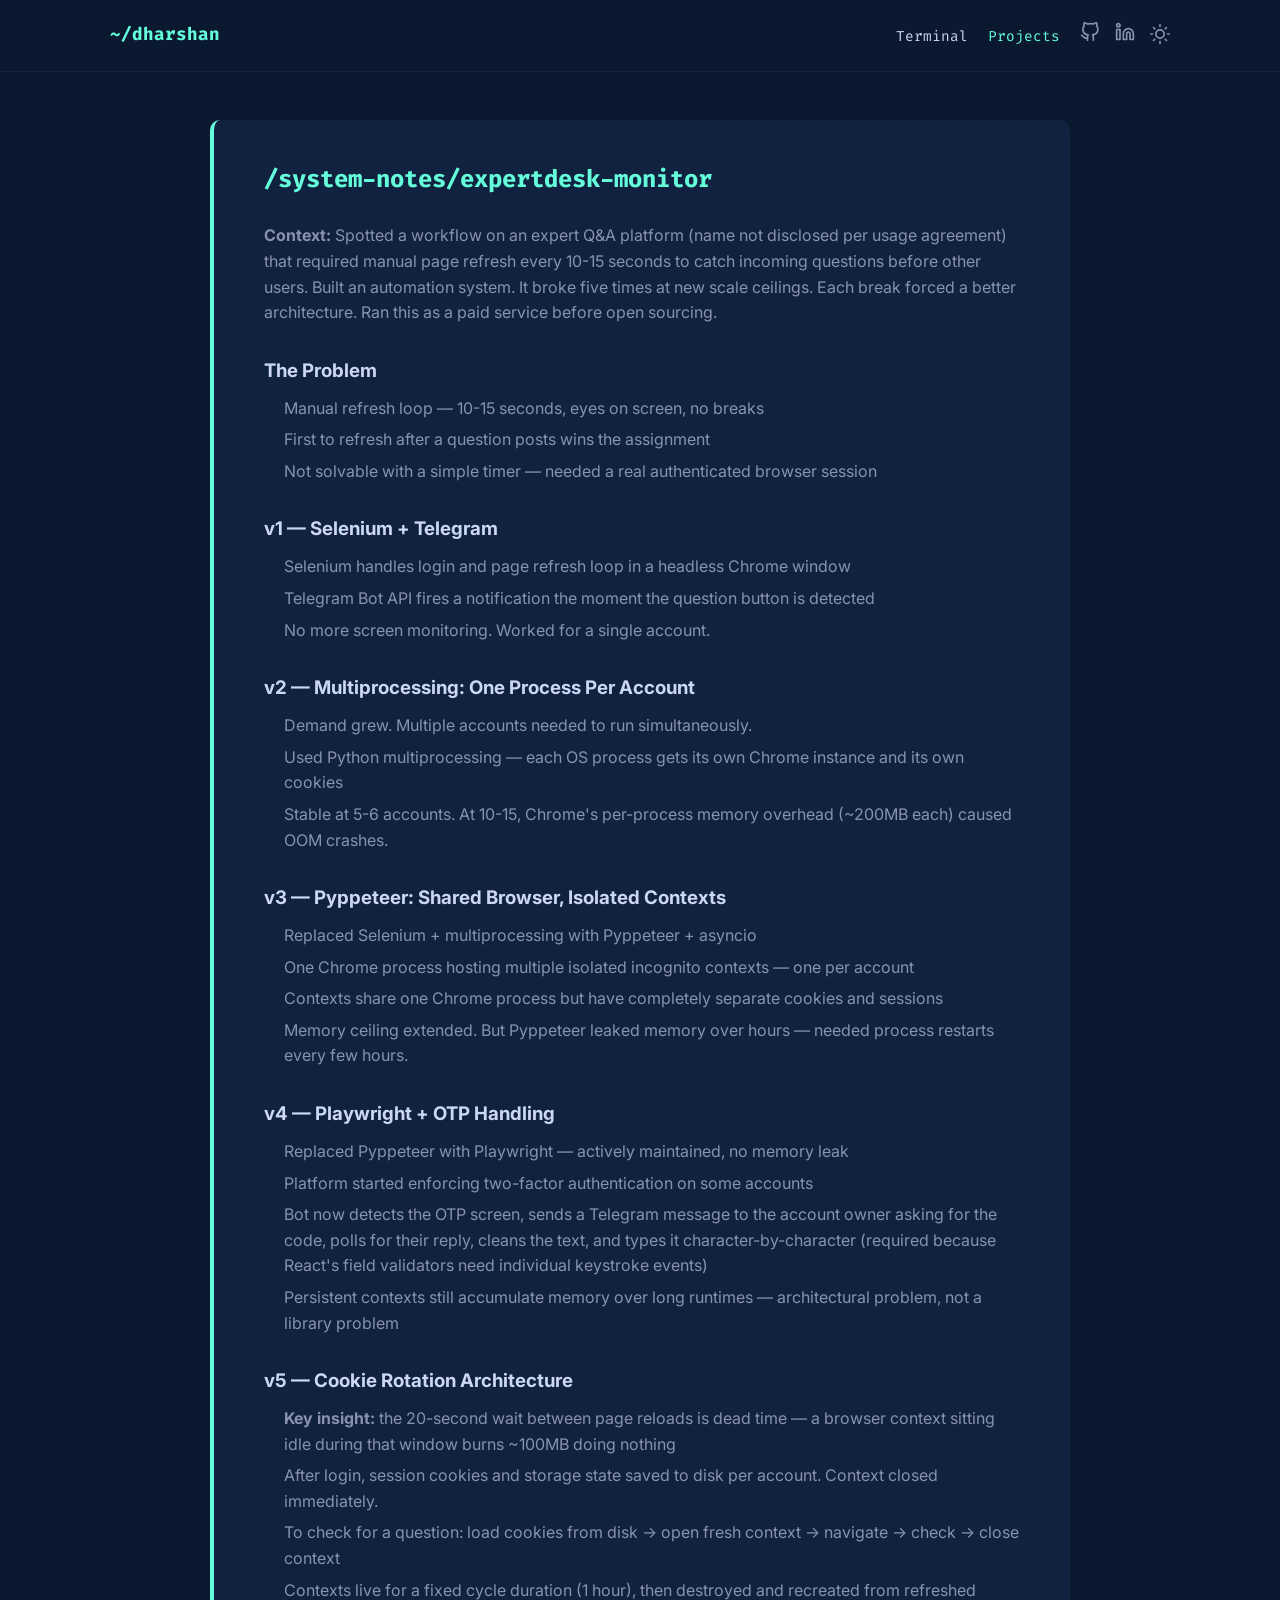
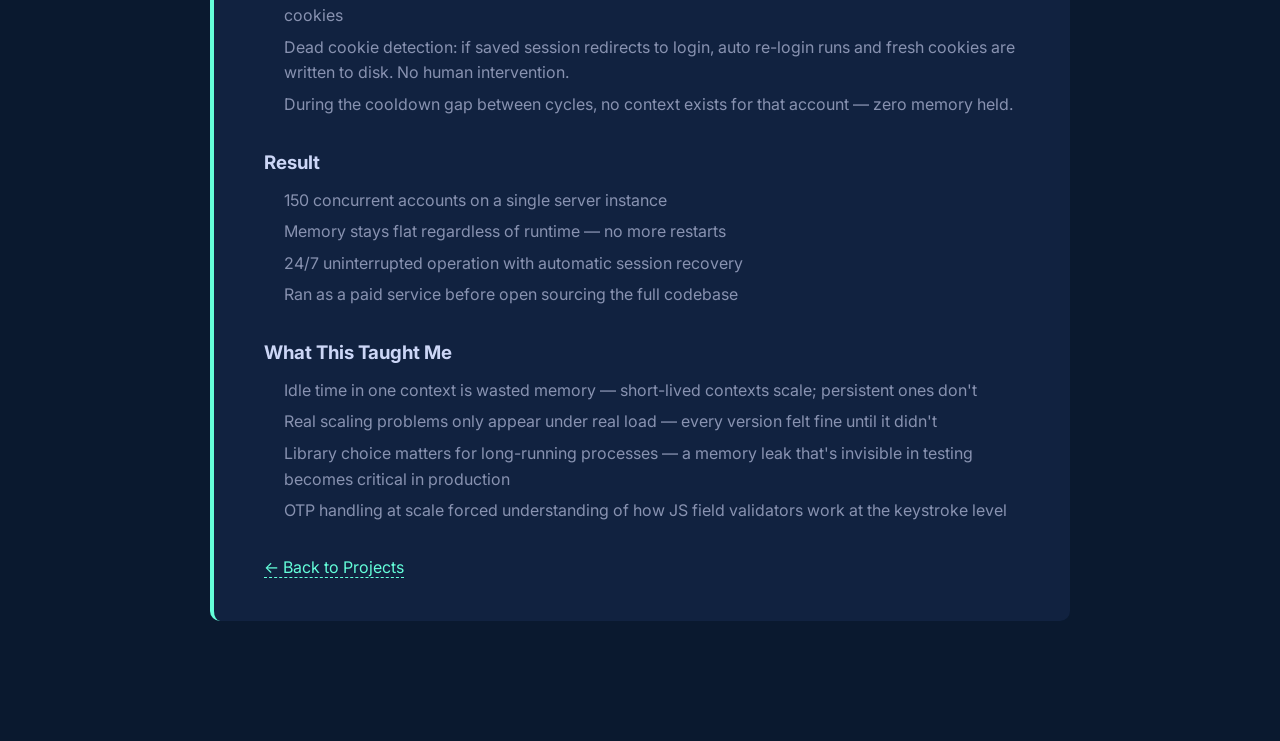
<file: notes/expertdesk-bot.html>
<!DOCTYPE html>
<html lang="en" data-theme="dark">
<head>
    <meta charset="UTF-8">
    <meta name="viewport" content="width=device-width, initial-scale=1.0">
    <title>ExpertDesk Monitor | System Notes | Dharshan CS</title>
    <script>(function(){const t=localStorage.getItem('theme')||'dark';document.documentElement.setAttribute('data-theme',t);})();</script>
    <link rel="stylesheet" href="../css/style.css">
    <link href="https://fonts.googleapis.com/css2?family=Fira+Code:wght@400;600&family=Inter:wght@400;700&display=swap" rel="stylesheet">
</head>
<body>

    <nav class="navbar">
        <div class="nav-container">
            <a href="../index.html" class="logo">~/dharshan</a>
            <div class="nav-right">
                <ul class="nav-links">
                    <li><a href="../index.html">Terminal</a></li>
                    <li><a href="../projects.html" class="active">Projects</a></li>
                </ul>
                <div class="nav-icons">
                    <a href="https://github.com/dharshancs" target="_blank" rel="noopener noreferrer" aria-label="GitHub"><svg xmlns="http://www.w3.org/2000/svg" width="20" height="20" viewBox="0 0 24 24" fill="none" stroke="currentColor" stroke-width="2" stroke-linecap="round" stroke-linejoin="round"><path d="M9 19c-5 1.5-5-2.5-7-3m14 6v-3.87a3.37 3.37 0 0 0-.94-2.61c3.14-.35 6.44-1.54 6.44-7A5.44 5.44 0 0 0 20 4.77 5.07 5.07 0 0 0 19.91 1S18.73.65 16 2.48a13.38 13.38 0 0 0-7 0C6.27.65 5.09 1 5.09 1A5.07 5.07 0 0 0 5 4.77a5.44 5.44 0 0 0-1.5 3.78c0 5.42 3.3 6.61 6.44 7A3.37 3.37 0 0 0 9 18.13V22"></path></svg></a>
                    <a href="https://linkedin.com/in/dharshanspn" target="_blank" rel="noopener noreferrer" aria-label="LinkedIn"><svg xmlns="http://www.w3.org/2000/svg" width="20" height="20" viewBox="0 0 24 24" fill="none" stroke="currentColor" stroke-width="2" stroke-linecap="round" stroke-linejoin="round"><path d="M16 8a6 6 0 0 1 6 6v7h-4v-7a2 2 0 0 0-2-2 2 2 0 0 0-2 2v7h-4v-7a6 6 0 0 1 6-6z"></path><rect x="2" y="9" width="4" height="12"></rect><circle cx="4" cy="4" r="2"></circle></svg></a>
                    <button id="theme-toggle" aria-label="Toggle Theme">
                        <span class="sun"><svg xmlns="http://www.w3.org/2000/svg" width="20" height="20" viewBox="0 0 24 24" fill="none" stroke="currentColor" stroke-width="2" stroke-linecap="round" stroke-linejoin="round"><circle cx="12" cy="12" r="5"></circle><line x1="12" y1="1" x2="12" y2="3"></line><line x1="12" y1="21" x2="12" y2="23"></line><line x1="4.22" y1="4.22" x2="5.64" y2="5.64"></line><line x1="18.36" y1="18.36" x2="19.78" y2="19.78"></line><line x1="1" y1="12" x2="3" y2="12"></line><line x1="21" y1="12" x2="23" y2="12"></line><line x1="4.22" y1="19.78" x2="5.64" y2="18.36"></line><line x1="18.36" y1="5.64" x2="19.78" y2="4.22"></line></svg></span>
                        <span class="moon"><svg xmlns="http://www.w3.org/2000/svg" width="20" height="20" viewBox="0 0 24 24" fill="none" stroke="currentColor" stroke-width="2" stroke-linecap="round" stroke-linejoin="round"><path d="M21 12.79A9 9 0 1 1 11.21 3 7 7 0 0 0 21 12.79z"></path></svg></span>
                    </button>
                </div>
            </div>
        </div>
    </nav>

    <main class="notes-container">
        <article class="notes-sheet">
            <h2>/system-notes/expertdesk-monitor</h2>

            <p><strong>Context:</strong> Spotted a workflow on an expert Q&A platform (name not disclosed per usage agreement) that required manual page refresh every 10-15 seconds to catch incoming questions before other users. Built an automation system. It broke five times at new scale ceilings. Each break forced a better architecture. Ran this as a paid service before open sourcing.</p>

            <h3>The Problem</h3>
            <ul>
                <li>Manual refresh loop — 10-15 seconds, eyes on screen, no breaks</li>
                <li>First to refresh after a question posts wins the assignment</li>
                <li>Not solvable with a simple timer — needed a real authenticated browser session</li>
            </ul>

            <h3>v1 — Selenium + Telegram</h3>
            <ul>
                <li>Selenium handles login and page refresh loop in a headless Chrome window</li>
                <li>Telegram Bot API fires a notification the moment the question button is detected</li>
                <li>No more screen monitoring. Worked for a single account.</li>
            </ul>

            <h3>v2 — Multiprocessing: One Process Per Account</h3>
            <ul>
                <li>Demand grew. Multiple accounts needed to run simultaneously.</li>
                <li>Used Python multiprocessing — each OS process gets its own Chrome instance and its own cookies</li>
                <li>Stable at 5-6 accounts. At 10-15, Chrome's per-process memory overhead (~200MB each) caused OOM crashes.</li>
            </ul>

            <h3>v3 — Pyppeteer: Shared Browser, Isolated Contexts</h3>
            <ul>
                <li>Replaced Selenium + multiprocessing with Pyppeteer + asyncio</li>
                <li>One Chrome process hosting multiple isolated incognito contexts — one per account</li>
                <li>Contexts share one Chrome process but have completely separate cookies and sessions</li>
                <li>Memory ceiling extended. But Pyppeteer leaked memory over hours — needed process restarts every few hours.</li>
            </ul>

            <h3>v4 — Playwright + OTP Handling</h3>
            <ul>
                <li>Replaced Pyppeteer with Playwright — actively maintained, no memory leak</li>
                <li>Platform started enforcing two-factor authentication on some accounts</li>
                <li>Bot now detects the OTP screen, sends a Telegram message to the account owner asking for the code, polls for their reply, cleans the text, and types it character-by-character (required because React's field validators need individual keystroke events)</li>
                <li>Persistent contexts still accumulate memory over long runtimes — architectural problem, not a library problem</li>
            </ul>

            <h3>v5 — Cookie Rotation Architecture</h3>
            <ul>
                <li><strong>Key insight:</strong> the 20-second wait between page reloads is dead time — a browser context sitting idle during that window burns ~100MB doing nothing</li>
                <li>After login, session cookies and storage state saved to disk per account. Context closed immediately.</li>
                <li>To check for a question: load cookies from disk → open fresh context → navigate → check → close context</li>
                <li>Contexts live for a fixed cycle duration (1 hour), then destroyed and recreated from refreshed cookies</li>
                <li>Dead cookie detection: if saved session redirects to login, auto re-login runs and fresh cookies are written to disk. No human intervention.</li>
                <li>During the cooldown gap between cycles, no context exists for that account — zero memory held.</li>
            </ul>

            <h3>Result</h3>
            <ul>
                <li>150 concurrent accounts on a single server instance</li>
                <li>Memory stays flat regardless of runtime — no more restarts</li>
                <li>24/7 uninterrupted operation with automatic session recovery</li>
                <li>Ran as a paid service before open sourcing the full codebase</li>
            </ul>

            <h3>What This Taught Me</h3>
            <ul>
                <li>Idle time in one context is wasted memory — short-lived contexts scale; persistent ones don't</li>
                <li>Real scaling problems only appear under real load — every version felt fine until it didn't</li>
                <li>Library choice matters for long-running processes — a memory leak that's invisible in testing becomes critical in production</li>
                <li>OTP handling at scale forced understanding of how JS field validators work at the keystroke level</li>
            </ul>

            <br>
            <a href="../projects.html" class="term-link">← Back to Projects</a>
        </article>
    </main>

    <script src="../js/main.js"></script>
</body>
</html>
</file>
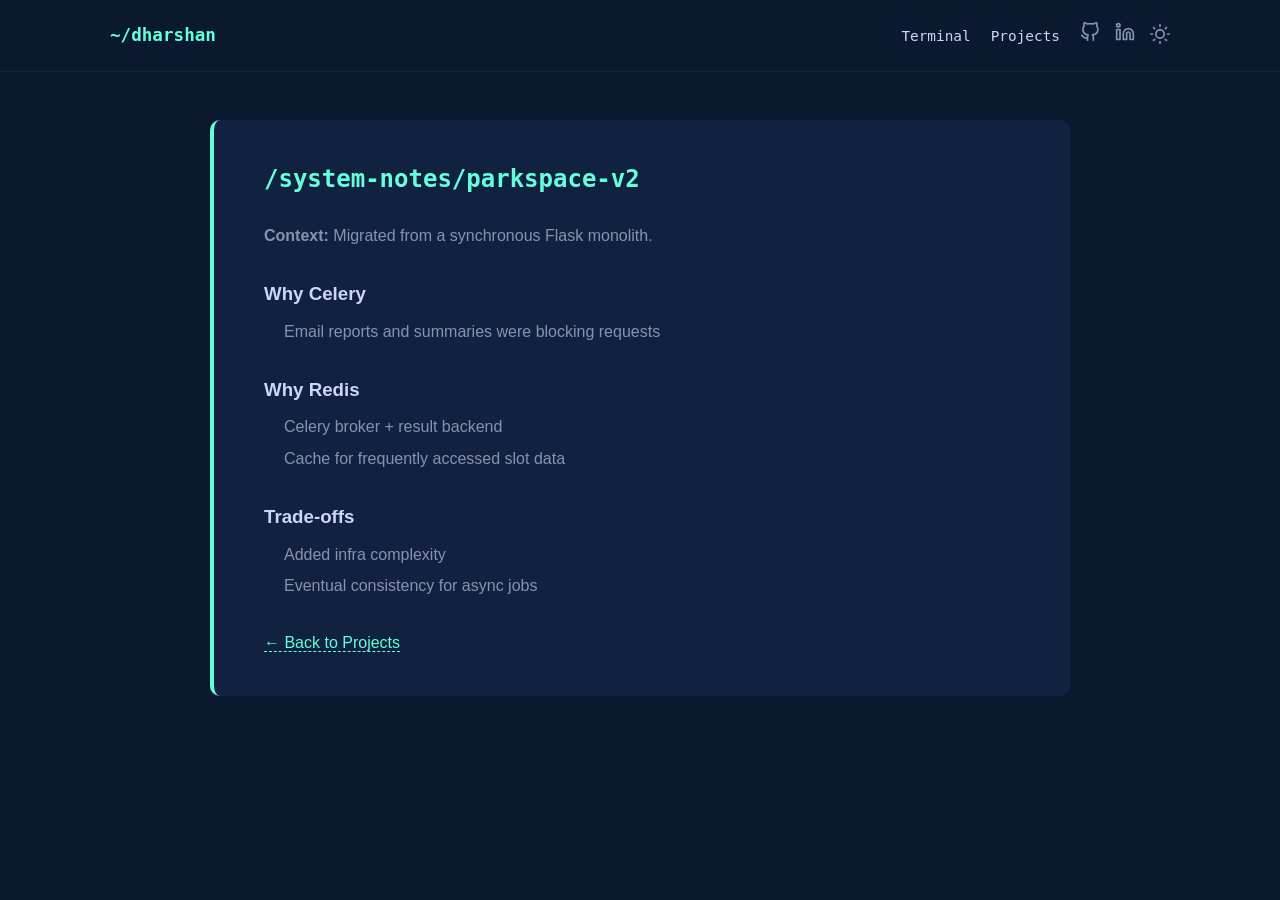
<file: notes/parkspace-v2.html>
<!DOCTYPE html>
<html lang="en" data-theme="dark">
<head>
  <meta name="viewport" content="width=device-width, initial-scale=1.0">
  <title>ParkSpace v2 – System Notes</title>
  <link rel="stylesheet" href="../css/style.css">
</head>
<body>
      <nav class="navbar">
        <div class="nav-container">
            <a href="../index.html" class="logo">~/dharshan</a>

            <div class="nav-right">
                <ul class="nav-links">
                    <li><a href="../index.html">Terminal</a></li>
                    <li><a href="../projects.html">Projects</a></li>
                </ul>
                
                <div class="nav-icons">
                    <a href="https://github.com/dharshancs" target="_blank" aria-label="GitHub"><svg xmlns="http://www.w3.org/2000/svg" width="20" height="20" viewBox="0 0 24 24" fill="none" stroke="currentColor" stroke-width="2" stroke-linecap="round" stroke-linejoin="round"><path d="M9 19c-5 1.5-5-2.5-7-3m14 6v-3.87a3.37 3.37 0 0 0-.94-2.61c3.14-.35 6.44-1.54 6.44-7A5.44 5.44 0 0 0 20 4.77 5.07 5.07 0 0 0 19.91 1S18.73.65 16 2.48a13.38 13.38 0 0 0-7 0C6.27.65 5.09 1 5.09 1A5.07 5.07 0 0 0 5 4.77a5.44 5.44 0 0 0-1.5 3.78c0 5.42 3.3 6.61 6.44 7A3.37 3.37 0 0 0 9 18.13V22"></path></svg></a>
                    <a href="https://linkedin.com/in/dharshanspn" target="_blank" aria-label="LinkedIn"><svg xmlns="http://www.w3.org/2000/svg" width="20" height="20" viewBox="0 0 24 24" fill="none" stroke="currentColor" stroke-width="2" stroke-linecap="round" stroke-linejoin="round"><path d="M16 8a6 6 0 0 1 6 6v7h-4v-7a2 2 0 0 0-2-2 2 2 0 0 0-2 2v7h-4v-7a6 6 0 0 1 6-6z"></path><rect x="2" y="9" width="4" height="12"></rect><circle cx="4" cy="4" r="2"></circle></svg></a>
                    <button id="theme-toggle" aria-label="Toggle Theme">
                        <span class="sun"><svg xmlns="http://www.w3.org/2000/svg" width="20" height="20" viewBox="0 0 24 24" fill="none" stroke="currentColor" stroke-width="2" stroke-linecap="round" stroke-linejoin="round"><circle cx="12" cy="12" r="5"></circle><line x1="12" y1="1" x2="12" y2="3"></line><line x1="12" y1="21" x2="12" y2="23"></line><line x1="4.22" y1="4.22" x2="5.64" y2="5.64"></line><line x1="18.36" y1="18.36" x2="19.78" y2="19.78"></line><line x1="1" y1="12" x2="3" y2="12"></line><line x1="21" y1="12" x2="23" y2="12"></line><line x1="4.22" y1="19.78" x2="5.64" y2="18.36"></line><line x1="18.36" y1="5.64" x2="19.78" y2="4.22"></line></svg></span>
                        <span class="moon"><svg xmlns="http://www.w3.org/2000/svg" width="20" height="20" viewBox="0 0 24 24" fill="none" stroke="currentColor" stroke-width="2" stroke-linecap="round" stroke-linejoin="round"><path d="M21 12.79A9 9 0 1 1 11.21 3 7 7 0 0 0 21 12.79z"></path></svg></span>
                    </button>
                </div>
            </div>
        </div>
    </nav>
<main class="notes-container">
  <article class="notes-sheet">
    <h2>/system-notes/parkspace-v2</h2>

    <p><strong>Context:</strong> Migrated from a synchronous Flask monolith.</p>

    <h3>Why Celery</h3>
    <ul>
      <li>Email reports and summaries were blocking requests</li>
    </ul>

    <h3>Why Redis</h3>
    <ul>
      <li>Celery broker + result backend</li>
      <li>Cache for frequently accessed slot data</li>
    </ul>

    <h3>Trade-offs</h3>
    <ul>
      <li>Added infra complexity</li>
      <li>Eventual consistency for async jobs</li>
    </ul>

    <br>
    <a href="../projects.html" class="term-link">← Back to Projects</a>
      </article>
  </main>
  <script src="../js/main.js"></script>
</body>
</html>
</file>
<file: css/style.css>
:root {
    /* DARK THEME (Default) - Deep Navy */
    --bg-color: #0a192f;
    --card-bg: #112240;
    --terminal-bg: #020c1b;
    --terminal-header: #233554;
    --text-primary: #ccd6f6;
    --text-secondary: #8892b0;
    --accent: #64ffda; /* Neon Green */
    --highlight: rgba(100, 255, 218, 0.1);
    
    --font-mono: 'Fira Code', monospace;
    --font-sans: 'Inter', sans-serif;
}

[data-theme="light"] {
    /* SOLARIZED LIGHT THEME */
    --bg-color: #fdf6e3;
    --card-bg: #eee8d5;
    --terminal-bg: #fdf6e3;
    --terminal-header: #93a1a1;
    --text-primary: #002b36;
    --text-secondary: #586e75;
    --accent: #00796b; /* Teal */
    --highlight: rgba(0, 121, 107, 0.1);
}

* { margin: 0; padding: 0; box-sizing: border-box; }

body {
    background-color: var(--bg-color);
    color: var(--text-primary);
    font-family: var(--font-sans);
    line-height: 1.6;
    transition: background-color 0.3s, color 0.3s;
}

a { text-decoration: none; color: inherit; transition: 0.3s; }
ul { list-style: none; }

/* NAVBAR */
.navbar {
    height: 72px;
    position: fixed;
    top: 0;
    left: 0; /* Ensure it sticks to the edge */
    width: 100%;
    display: flex;
    align-items: center; /* Vertically center content inside the bar */
    background: var(--bg-color);
    z-index: 100;
    border-bottom: 1px solid rgba(136, 146, 176, 0.1);
    backdrop-filter: blur(10px); /* Optional: Adds a nice blur effect behind nav */
}


.nav-container {
    width: 100%;
    max-width: 1100px;
    margin: 0 auto;
    padding: 0 20px;
    
    /* THE FIX: distribute space between Logo and Right side */
    display: flex;
    justify-content: space-between; 
    align-items: center;
}

.logo {
    font-family: var(--font-mono);
    color: var(--accent);
    font-weight: bold;
    font-size: 1.1rem;
    /* Remove flex-shrink to ensure logo never squashes */
    flex-shrink: 0; 
}

/* Remove 'margin-left: auto' as justify-content handles the spacing now */
.nav-right {
    display: flex;
    align-items: center;
    gap: 20px;
}

.nav-links { display: flex; gap: 20px; }
.nav-links a { font-size: 0.9rem; font-family: var(--font-mono); color: var(--text-primary); }
.nav-links a:hover, .nav-links a.active { color: var(--accent); }

.nav-icons { display: flex; align-items: center; gap: 15px; }
.nav-icons a { color: var(--text-secondary); }
.nav-icons a:hover { color: var(--accent); transform: translateY(-2px); }

#theme-toggle {
    background: none;
    border: none;
    cursor: pointer;
    color: var(--text-secondary);
    display: flex;
    align-items: center;
}
#theme-toggle:hover { color: var(--accent); }
[data-theme="dark"] .sun { display: block; }
[data-theme="dark"] .moon { display: none; }
[data-theme="light"] .sun { display: none; }
[data-theme="light"] .moon { display: block; }

/* HERO SECTION */
.hero-section {
    min-height: 90vh;
    display: flex;
    align-items: center;
    padding-top: 72px;
    padding-bottom: 40px;
}

.container { width: 100%; max-width: 1100px; margin: 0 auto; padding: 0 20px; }

.split-layout {
    display: flex;
    flex-direction: row-reverse; /* Terminal on right/top for visual balance */
    align-items: flex-start;
    gap: 50px;
}

/* TERMINAL */
.terminal-wrapper { flex: 1.2; width: 100%; }

.terminal-window {
    width: 100%;
    background: var(--terminal-bg);
    border-radius: 8px;
    box-shadow: 0 20px 50px rgba(0,0,0,0.3);
    border: 1px solid var(--text-secondary);
    font-family: var(--font-mono);
    overflow: hidden;
}

.terminal-header {
    background: var(--terminal-header);
    padding: 10px 15px;
    display: flex;
    align-items: center;
    position: relative;
}

.buttons { display: flex; gap: 8px; }
.buttons span { width: 12px; height: 12px; border-radius: 50%; }
.close { background: #ff5f56; }
.minimize { background: #ffbd2e; }
.maximize { background: #27c93f; }

.title {
    position: absolute;
    left: 0; right: 0;
    text-align: center;
    color: #020c1b;
    font-size: 0.8rem;
    font-weight: bold;
}

.terminal-body {
    padding: 20px;
    height: auto;
    overflow-y: auto;
    font-size: 0.9rem;
    color: var(--text-primary);
}

.output-line { margin-bottom: 5px; }
.tree-item { margin-left: 20px; }
.tree-marker { color: var(--text-secondary); }
.term-link { color: var(--accent); border-bottom: 1px dashed var(--accent); }
.term-link:hover { background: var(--highlight); }




.prompt { color: var(--accent); margin-right: 10px; font-weight: bold; }



/* INTRO TEXT */
.intro-text { flex: 0.8; padding-top: 20px; }

.intro-text h1 {
    font-size: 3rem;
    line-height: 1.1;
    margin-bottom: 20px;
    color: var(--text-primary);
}

.highlight { color: var(--accent); }

.subtitle {
    color: var(--text-secondary);
    font-size: 1.1rem;
    margin-bottom: 30px;
    max-width: 500px;
}

.tech-pills {
    display: flex;
    gap: 10px;
    flex-wrap: wrap;
    margin-bottom: 40px;
    font-family: var(--font-mono);
    font-size: 0.8rem;
}

.tech-pills span {
    background: var(--highlight);
    color: var(--accent);
    padding: 5px 10px;
    border-radius: 4px;
}

.cta-group { display: flex; gap: 20px; }

.btn-primary {
    background: var(--accent);
    color: var(--bg-color);
    padding: 12px 28px;
    border-radius: 4px;
    font-weight: bold;
    font-family: var(--font-mono);
}

.btn-outline {
    border: 1px solid var(--accent);
    color: var(--accent);
    padding: 12px 28px;
    border-radius: 4px;
    font-family: var(--font-mono);
}
.btn-outline:hover { background: var(--highlight); }

/* EDUCATION SECTION */
.education-section {
    padding: 60px 0 100px 0;
    background: var(--bg-color);
}

.section-title {
    font-family: var(--font-mono);
    color: var(--accent);
    font-size: 1.5rem;
    margin-bottom: 40px;
    display: flex;
    align-items: center;
}
.section-title::after {
    content: "";
    display: block;
    width: 200px;
    height: 1px;
    background: var(--text-secondary);
    margin-left: 20px;
    opacity: 0.2;
}

.education-grid {
    display: flex;
    flex-direction: column;
    gap: 30px;
    max-width: 800px;
}

.edu-card {
    background: var(--card-bg);
    padding: 30px;
    border-radius: 8px;
    border-left: 4px solid var(--accent);
    display: flex;
    gap: 20px;
    align-items: flex-start;
}

.edu-year {
    font-family: var(--font-mono);
    color: var(--accent);
    font-size: 0.9rem;
    min-width: 150px;
}

.edu-details h3 {
    color: var(--text-primary);
    font-size: 1.2rem;
    margin-bottom: 5px;
}

.edu-inst {
    color: var(--text-primary);
    font-weight: bold;
    margin-bottom: 10px;
    font-size: 0.95rem;
}

.edu-desc {
    color: var(--text-secondary);
    font-size: 0.9rem;
}


/* PROJECTS GRID */
.projects-container {
    max-width: 1100px;
    margin: 0 auto;
    padding: 120px 20px;
}

.section-header { margin-bottom: 50px; }
.section-header h2 { font-family: var(--font-mono); color: var(--accent); font-size: 2rem; }
.section-header p { color: var(--text-secondary); }

.grid {
    display: grid;
    grid-template-columns: repeat(auto-fill, minmax(300px, 1fr));
    gap: 25px;
}

.project-card {
    background: var(--card-bg);
    padding: 2rem;
    border-radius: 8px;
    transition: transform 0.2s;
    display: flex;
    flex-direction: column;
}

.project-card:hover { transform: translateY(-7px); }

.card-top {
    display: flex;
    justify-content: space-between;
    align-items: center;
    margin-bottom: 20px;
}

.folder-icon { color: var(--accent); }
.links a { color: var(--text-secondary); }
.links a:hover { color: var(--accent); }

.project-card h3 {
    margin-bottom: 10px;
    color: var(--text-primary);
    font-size: 1.4rem;
}

.tech-stack-list {
    margin-bottom: 20px;
    font-family: var(--font-mono);
    font-size: 0.75rem;
    color: var(--text-secondary);
    display: flex;
    gap: 15px;
}

.description {
    color: var(--text-secondary);
    font-size: 0.95rem;
}

footer {
    text-align: center;
    padding: 30px;
    color: var(--text-secondary);
    font-family: var(--font-mono);
    font-size: 0.8rem;
}

/* ================================
   SYSTEM NOTES (ISOLATED STYLES)
   ================================ */

.notes-container {
    max-width: 900px;
    margin: 0 auto;
    padding: 120px 20px;
}

.notes-sheet {
    background: var(--card-bg);
    padding: 40px 50px;
    border-radius: 10px;
    border-left: 4px solid var(--accent);
}

.notes-sheet h2 {
    font-family: var(--font-mono);
    color: var(--accent);
    margin-bottom: 25px;
}

.notes-sheet h3 {
    margin-top: 30px;
    margin-bottom: 10px;
    color: var(--text-primary);
}

.notes-sheet p {
    color: var(--text-secondary);
    max-width: 760px;
}

.notes-sheet ul {
    margin-left: 20px;
    color: var(--text-secondary);
}

.notes-sheet li {
    margin-bottom: 6px;
}
.projects-container {
    max-width: 1100px;
    margin: 0 auto;
    padding: 120px 20px;
}



@media (max-width: 768px) {
    .nav-links {
        display: none; /* Hide text links on mobile */
    }

    /* On mobile, justify-content: space-between (defined above) 
       will keep Logo on Left and Icons on Right.
    */
    
    .logo {
        font-size: 1rem;
    }

    .nav-icons {
        gap: 15px; /* Ensure space between github, linkedin, and theme toggle */
    }
    
    /* Fix Hero Layout for Mobile */
    .split-layout { 
        flex-direction: column-reverse; 
        gap: 30px; 
    }
    
    .terminal-window {
        margin-top: 20px;
    }
}

/* Responsive */
@media (max-width: 768px) {
    .split-layout { flex-direction: column-reverse; gap: 30px; }
    .intro-text { text-align: center; }
    .tech-pills { justify-content: center; }
    .cta-group { justify-content: center; }
    .intro-text h1 { font-size: 2.5rem; }
    .terminal-window { display: block; margin-bottom: 40px;} 
    .edu-card { flex-direction: column; gap: 10px;}
}
</file>
